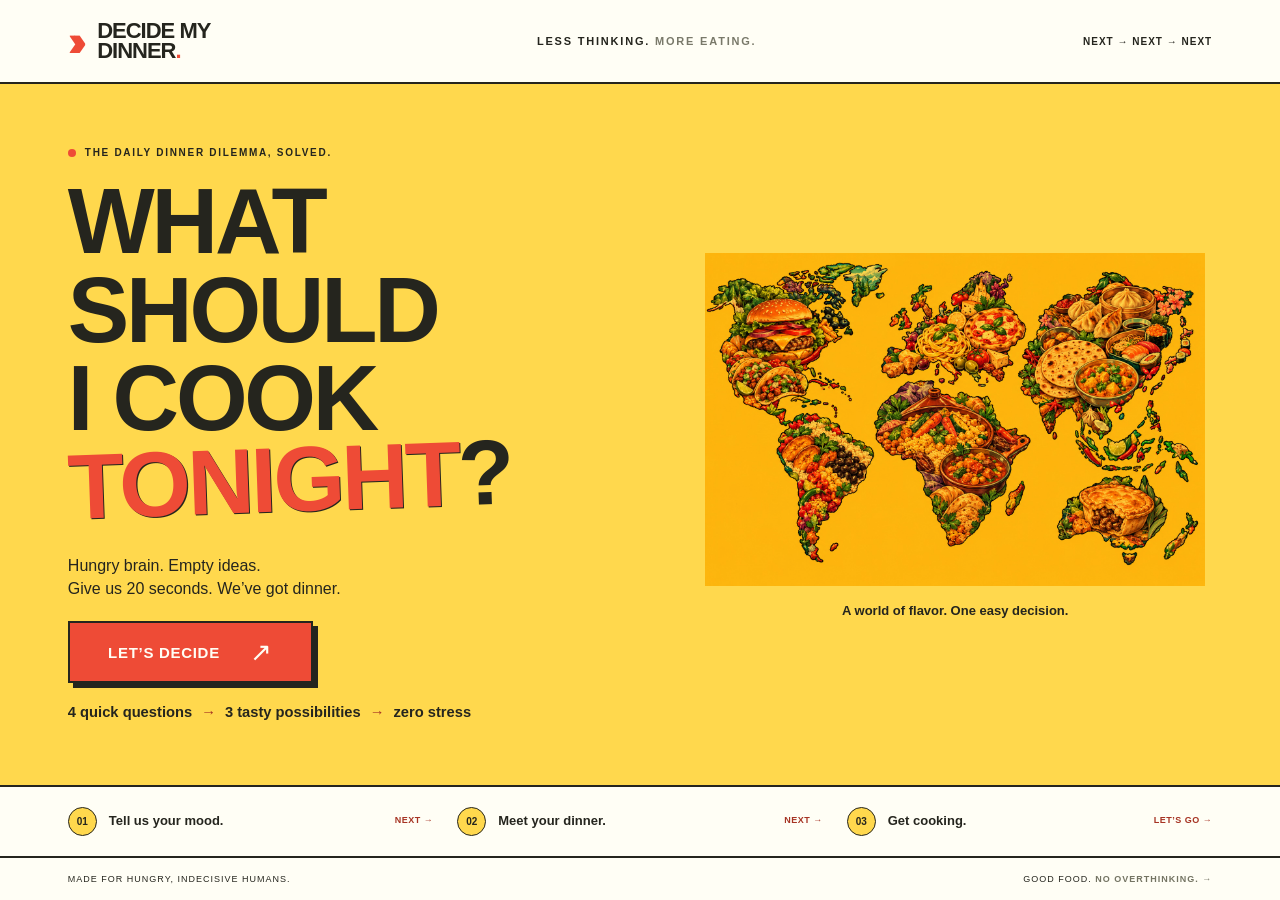
<file: index.html>
<!doctype html>
<html lang="en">
<head>
  <meta charset="UTF-8">
  <meta name="viewport" content="width=device-width, initial-scale=1">
  <meta name="theme-color" content="#ffd84d">
  <meta name="description" content="Hungry? Indecisive? Four quick questions. Three delicious dinner ideas. Let’s decide your dinner.">
  <title>Decide My Dinner — Less thinking. More eating.</title>
  <link rel="icon" href="assets/favicon.svg" type="image/svg+xml">
  <link rel="stylesheet" href="styles.css">
  <script src="app.js" defer></script>
</head>
<body data-screen="landing">
  <a class="skip-link" href="#main">Skip to dinner</a>
  <header class="site-header">
    <a class="brand" href="./index.html" aria-label="Decide My Dinner home"><span class="brand-mark" aria-hidden="true">››</span><span>DECIDE MY<br>DINNER<span class="brand-period">.</span></span></a>
    <span class="header-note">LESS THINKING. <span>MORE EATING.</span></span>
    <span class="header-next" aria-hidden="true">NEXT → NEXT → NEXT</span>
  </header>
  <main id="main" tabindex="-1">
    <section id="landing" class="screen landing" aria-labelledby="landing-title">
      <div class="hero-copy">
        <span class="eyebrow"><span class="live-dot"></span> THE DAILY DINNER DILEMMA, SOLVED.</span>
        <h1 id="landing-title">WHAT SHOULD<br>I COOK <span class="tonight">TONIGHT<span class="question-mark">?</span></span></h1>
        <p class="hero-description">Hungry brain. Empty ideas.<br>Give us 20 seconds. We’ve got dinner.</p>
        <button class="button primary start-button" id="start">LET’S DECIDE <span aria-hidden="true">↗</span></button>
        <p class="microcopy"><span>4 quick questions</span><b aria-hidden="true">→</b><span>3 tasty possibilities</span><b aria-hidden="true">→</b><span>zero stress</span></p>
      </div>
      <figure class="hero-art">
        <img class="food-map" src="assets/food-world-map.jpg" alt="A food world map with a burger in America, tacos in Mexico, pasta in Europe, roti and sabji in India, and dumplings in East Asia" width="1536" height="1024" fetchpriority="high">
        <figcaption>A world of flavor. One easy decision.</figcaption>
      </figure>
      <ol class="how-it-works" aria-label="Your dinner in three steps">
        <li><span class="step-number">01</span><span>Tell us your mood.</span><b aria-hidden="true">NEXT →</b></li>
        <li><span class="step-number">02</span><span>Meet your dinner.</span><b aria-hidden="true">NEXT →</b></li>
        <li><span class="step-number">03</span><span>Get cooking.</span><b aria-hidden="true">LET’S GO →</b></li>
      </ol>
    </section>
    <section id="quiz" class="screen quiz" aria-labelledby="question-title" hidden>
      <div class="quiz-top"><button id="back" class="text-button">← BACK</button><div id="progress" class="progress" aria-label="Question 1 of 4"></div><span id="step-count" class="eyebrow">01 / 04</span></div>
      <div class="question-layout"><div class="question-copy"><p id="question-kicker" class="eyebrow"></p><h2 id="question-title" tabindex="-1"></h2><p id="question-description"></p><div id="choices" class="choices"></div><p class="quiz-tip">Go with your gut. You can always go back.</p></div><div class="quiz-art" aria-hidden="true"><span id="quiz-art-caption" class="round-caption">GOOD FOOD.<br>GOOD MOOD.</span><div class="quiz-food"><img id="quiz-food-image" src="assets/ramen-hero.jpg" alt=""></div><span class="quiz-spark">✳</span></div></div>
    </section>
    <section id="cooking" class="screen cooking" aria-labelledby="cooking-title" hidden><div class="cooking-symbol" aria-hidden="true">✳</div><p class="eyebrow">A LITTLE OF THIS. A LITTLE OF THAT.</p><h2 id="cooking-title" tabindex="-1">OKAY OKAY…<br>WE’RE COOKING 🔥</h2><div class="loading-track" aria-hidden="true"><span></span></div></section>
    <section id="results" class="screen results" aria-labelledby="results-title" hidden><div class="results-heading"><div><p class="eyebrow">THE DINNER DILEMMA? HANDLED.</p><h2 id="results-title" tabindex="-1">TONIGHT’S PICKS <span>🍽️</span></h2></div><p>Three good ideas.<br>One very happy stomach.</p></div><div id="preference-summary" class="preference-summary"></div><div id="featured"></div><div class="or-maybe"><h3>OR MAYBE…</h3><span>GOOD OPTIONS. TOUGH CALL.</span></div><div id="alternatives" class="alternatives"></div><div class="results-actions"><button id="reroll" class="button primary">NAH, TRY AGAIN <span aria-hidden="true">🎲</span></button><button id="change-answers" class="text-button">CHANGE MY ANSWERS <span aria-hidden="true">↗</span></button><p>Same mood. Fresh possibilities.</p></div></section>
    <noscript><p class="noscript">A little JavaScript is needed to decide your dinner. Please enable it and reload.</p></noscript>
  </main>
  <footer><span>MADE FOR HUNGRY, INDECISIVE HUMANS.</span><span>GOOD FOOD. <b>NO OVERTHINKING. →</b></span></footer>
</body>
</html>
</file>
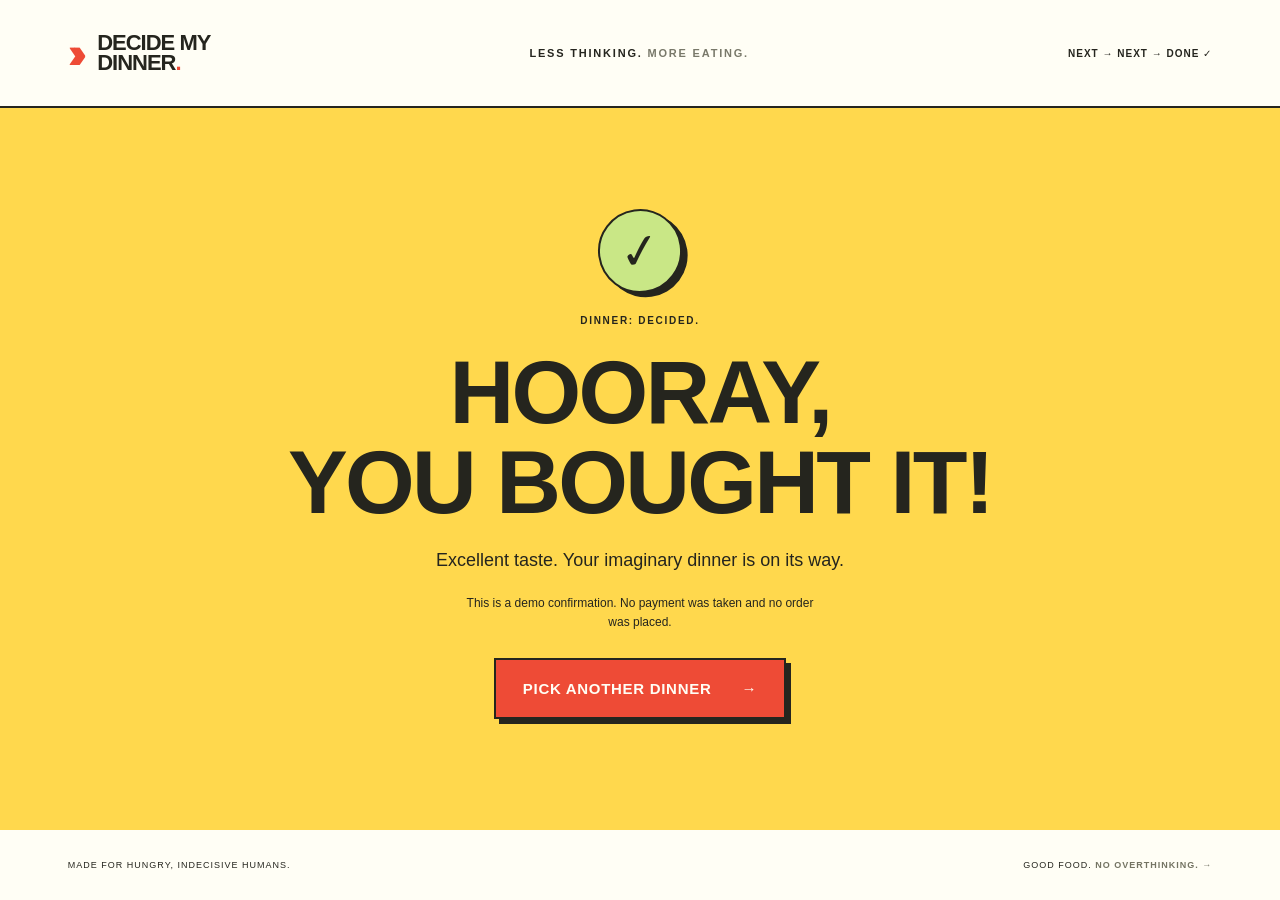
<file: bought.html>
<!doctype html>
<html lang="en">
<head>
  <meta charset="UTF-8">
  <meta name="viewport" content="width=device-width, initial-scale=1">
  <meta name="theme-color" content="#ffd84d">
  <title>Hooray, you bought it! — Decide My Dinner</title>
  <link rel="icon" href="assets/favicon.svg" type="image/svg+xml">
  <link rel="stylesheet" href="styles.css">
</head>
<body class="confirmation-page">
  <a class="skip-link" href="#main">Skip to confirmation</a>
  <header class="site-header">
    <a class="brand" href="./index.html" aria-label="Decide My Dinner home"><span class="brand-mark" aria-hidden="true">››</span><span>DECIDE MY<br>DINNER<span class="brand-period">.</span></span></a>
    <span class="header-note">LESS THINKING. <span>MORE EATING.</span></span>
    <span class="header-next" aria-hidden="true">NEXT → NEXT → DONE ✓</span>
  </header>
  <main id="main" class="confirmation" tabindex="-1">
    <span class="success-mark" aria-hidden="true">✓</span>
    <p class="eyebrow">DINNER: DECIDED.</p>
    <h1>HOORAY,<br>YOU BOUGHT IT!</h1>
    <p class="confirmation-copy">Excellent taste. Your imaginary dinner is on its way.</p>
    <p class="demo-note">This is a demo confirmation. No payment was taken and no order was placed.</p>
    <a class="button primary" href="./index.html">PICK ANOTHER DINNER <span aria-hidden="true">→</span></a>
  </main>
  <footer><span>MADE FOR HUNGRY, INDECISIVE HUMANS.</span><span>GOOD FOOD. <b>NO OVERTHINKING. →</b></span></footer>
</body>
</html>
</file>
<file: styles.css>
:root{--ink:#25251e;--yellow:#ffd84d;--red:#ee4b36;--paper:#fffef5;--purple:#c5b5f3;--green:#c9e786;--line:2px solid var(--ink);font-family:Arial,Helvetica,sans-serif;color:var(--ink);background:var(--paper);font-synthesis:none}
*{box-sizing:border-box}body{margin:0}button,a{-webkit-tap-highlight-color:transparent}button{font:inherit;color:inherit;cursor:pointer}a{color:inherit}button:focus-visible,a:focus-visible{outline:3px solid #5252d4;outline-offset:6px}[hidden]{display:none!important}h1,h2,h3,p{margin:0}h1,h2,h3,.display{font-family:Impact,'Arial Narrow',Arial,sans-serif;font-weight:900;letter-spacing:-.025em}button{touch-action:manipulation}.skip-link{position:absolute;top:-70px;left:20px;padding:15px;background:var(--paper);z-index:10}.skip-link:focus{top:12px}.site-header{height:108px;border-bottom:var(--line);display:flex;align-items:center;justify-content:space-between;padding:0 5.3%;background:var(--paper)}.brand{text-decoration:none;display:flex;align-items:center;gap:12px;font-weight:950;font-size:22px;letter-spacing:-1px;line-height:.91}.brand-mark{font-size:59px;color:var(--red);line-height:1}.brand-period{color:var(--red)}.header-note{font-size:11px;letter-spacing:1.8px;font-weight:800}.header-note span{color:#79796a}main{outline:none}.screen{animation:screen-in .3s ease both}.eyebrow{font-size:10px;font-weight:800;letter-spacing:1.7px;line-height:1.5}.live-dot{width:8px;height:8px;background:var(--red);border-radius:50%;display:inline-block}.button{border:var(--line);font-size:15px;font-weight:900;letter-spacing:.7px;padding:20px 27px;box-shadow:5px 5px 0 var(--ink);display:inline-flex;align-items:center;justify-content:center;gap:30px;transition:transform .16s,box-shadow .16s,background .16s;min-height:58px}.button:hover{transform:translate(-2px,-2px);box-shadow:7px 7px 0 var(--ink)}.button:active{transform:translate(4px,4px);box-shadow:1px 1px 0 var(--ink)}.primary{background:var(--red);color:var(--paper)}.primary:hover{background:#dc3e2b}footer{padding:28px 5.3%;display:flex;justify-content:space-between;gap:20px;font-size:9px;letter-spacing:1px;line-height:1.6}footer b{color:#747463}footer span:last-child{white-space:nowrap}.text-button{background:none;border:0;border-bottom:1px solid transparent;padding:10px 0;font-size:11px;letter-spacing:1px;font-weight:900;min-height:44px}.text-button:hover{border-bottom-color:currentColor}.quiz{padding:25px 7% 55px;min-height:calc(100svh - 185px);background:var(--yellow);transition:background .2s}.quiz[data-step="1"]{background:#ffc0ae}.quiz[data-step="2"]{background:var(--purple)}.quiz[data-step="3"]{background:var(--green)}.quiz-top{display:flex;align-items:center;justify-content:space-between}.progress{display:flex;gap:9px}.progress span{width:11px;height:11px;border:1.5px solid var(--ink);border-radius:50%}.progress .complete{background:var(--ink)}.progress .current{background:var(--red);box-shadow:0 0 0 3px var(--paper)}.question-layout{display:grid;grid-template-columns:1.15fr .85fr;gap:5%;align-items:center;max-width:1100px;margin:42px auto 0}.question-copy{animation:question-in .25s ease both}.question-copy h2{font-size:clamp(46px,5.2vw,76px);line-height:1.02;margin:12px 0 16px;outline:none;max-width:650px}.question-copy>p:not(.eyebrow):not(.quiz-tip){font-size:15px;line-height:1.5}.choices{display:grid;gap:12px;margin-top:28px}.choice{display:flex;align-items:center;justify-content:space-between;background:var(--paper);border:var(--line);box-shadow:4px 4px 0 var(--ink);padding:19px 22px;min-height:74px;text-align:left;transition:transform .15s,box-shadow .15s,background .15s;gap:10px}.choice:hover{background:var(--yellow);transform:translate(-2px,-2px);box-shadow:6px 6px 0 var(--ink)}.choice:active{transform:translate(3px,3px);box-shadow:1px 1px 0 var(--ink)}.choice[aria-pressed="true"]{background:var(--green)}.choice-label{font-size:17px;font-weight:900;letter-spacing:.4px}.choice-note{display:block;font-size:11px;margin-top:6px;font-weight:400;letter-spacing:0}.choice-arrow{font-size:23px}.choices.region-choices{grid-template-columns:1fr 1fr}.region-choices .choice{padding:16px;min-height:79px}.region-choices .choice-label{font-size:13px}.region-choices .choice:last-child{grid-column:1/-1}.quiz-tip{font-size:10px;margin-top:22px;opacity:.7}.quiz-art{position:relative;min-width:0}.quiz-food{aspect-ratio:1;overflow:hidden;border-radius:50%;border:var(--line);position:relative;transform:rotate(7deg);box-shadow:8px 8px 0 var(--ink);background:var(--yellow)}.quiz-food img{width:100%;height:100%;object-fit:cover;display:block}.quiz-food.sheet img{width:400%;height:400%;max-width:none;position:absolute;left:var(--x);top:var(--y)}.round-caption{display:block;position:absolute;z-index:1;right:-10px;top:-25px;transform:rotate(12deg);background:var(--red);color:var(--paper);border:var(--line);border-radius:50%;width:113px;height:113px;text-align:center;padding-top:35px;font-weight:900;font-size:14px;line-height:1.2}.quiz-spark{font-size:70px;position:absolute;bottom:-30px;left:5px}.cooking{min-height:calc(100svh - 185px);display:flex;flex-direction:column;align-items:center;justify-content:center;text-align:center;gap:24px;background:var(--red);color:var(--paper);padding:65px 20px}.cooking h2{font-size:clamp(40px,6vw,80px);line-height:1.05;outline:none}.cooking-symbol{font-size:100px;line-height:1;animation:spin 3s linear infinite;color:var(--yellow)}.loading-track{width:180px;height:8px;border:1px solid var(--paper)}.loading-track span{height:100%;display:block;background:var(--yellow);animation:fill .8s ease-out both;transform-origin:left}.results{padding:50px max(5.3vw,22px) 40px;max-width:1400px;margin:auto}.results-heading{display:flex;justify-content:space-between;align-items:end;gap:20px}.results h2{font-size:clamp(43px,5.4vw,75px);line-height:1.1;margin-top:10px;outline:none}.results h2 span{font-size:.6em;vertical-align:middle}.results-heading>p{font-size:14px;line-height:1.5}.preference-summary{display:flex;flex-wrap:wrap;gap:7px;margin:22px 0 30px}.preference-summary span{font-size:10px;font-weight:700;border:1px solid var(--ink);border-radius:20px;padding:7px 12px;background:var(--paper)}.recipe-card{border:var(--line);box-shadow:6px 6px 0 var(--ink);background:var(--paper);position:relative;overflow:hidden}.recipe-card.featured{display:grid;grid-template-columns:.9fr 1.1fr}.recipe-art{position:relative;aspect-ratio:1;overflow:hidden;background:var(--yellow)}.recipe-art img{position:absolute;width:400%;height:400%;max-width:none;left:var(--x);top:var(--y)}.featured .recipe-art{border-right:var(--line)}.recipe-info{padding:32px;display:flex;flex-direction:column;align-items:start;justify-content:center}.pick-label{font-size:11px;font-weight:900;letter-spacing:1.5px;background:var(--yellow);padding:9px 14px;border:var(--line);transform:rotate(-3deg);margin-bottom:22px}.recipe-info h3{font-size:34px;line-height:1.05;margin:10px 0 16px;text-transform:uppercase}.featured h3{font-size:clamp(35px,4.2vw,60px)}.recipe-region{font-size:9px;letter-spacing:1.3px;font-weight:800;color:#646454}.recipe-meta{display:flex;flex-wrap:wrap;gap:9px 16px;font-size:11px;font-weight:700;margin-bottom:18px}.recipe-description{font-size:14px;line-height:1.6;max-width:430px}.match-note{font-size:10px;line-height:1.5;margin-top:14px;color:#676755}.recipe-link{margin-top:24px;text-decoration:none;background:var(--ink);color:var(--paper);font-size:12px;min-height:46px;padding:14px 20px;box-shadow:none}.recipe-link:disabled{cursor:not-allowed;background:#e9e9df;color:#69695d;border-color:#9b9b8c;box-shadow:none;transform:none}.link-status{font-size:10px;color:#707060;margin-top:8px}.or-maybe{display:flex;align-items:center;justify-content:space-between;margin:43px 0 20px}.or-maybe h3{font-size:31px}.or-maybe>span{font-size:9px;font-weight:700;letter-spacing:1.3px}.alternatives{display:grid;grid-template-columns:1fr 1fr;gap:25px}.alternatives .recipe-card{display:grid;grid-template-columns:.85fr 1.15fr}.alternatives .recipe-art{align-self:center;border-right:var(--line)}.alternatives .recipe-info{padding:22px}.alternatives h3{font-size:27px}.alternatives .recipe-description{font-size:12px}.alternatives .recipe-meta{font-size:10px;gap:8px 12px;margin-bottom:12px}.alternatives .recipe-link{margin-top:18px;font-size:10px;padding:12px;min-height:40px}.results-actions{display:flex;flex-direction:column;align-items:center;gap:18px;margin-top:47px}.results-actions .text-button{padding:9px}.results-actions>p{font-size:11px;color:#737363;margin-top:-10px}.noscript{padding:24px;background:var(--red);color:white}@keyframes screen-in{from{opacity:0;transform:translateY(8px)}to{opacity:1;transform:none}}@keyframes question-in{from{opacity:0;transform:translateX(15px)}to{opacity:1;transform:none}}@keyframes spin{to{transform:rotate(360deg)}}@keyframes fill{from{transform:scaleX(0)}to{transform:scaleX(1)}}

@media(max-width:1100px){.site-header{height:92px}.alternatives .recipe-card{display:block}.alternatives .recipe-art{width:100%;border-right:0;border-bottom:var(--line);aspect-ratio:1}.alternatives .recipe-info{padding:26px}.alternatives h3{font-size:33px}.alternatives .recipe-description{font-size:14px}.quiz{min-height:calc(100svh - 168px)}}
@media(max-width:700px){.site-header{height:80px;padding:0 6%}.brand{font-size:18px;gap:8px}.brand-mark{font-size:47px}.header-note{font-size:8px;letter-spacing:1px;max-width:110px;line-height:1.7;text-align:right}.header-note span{display:block}.eyebrow{font-size:8px;letter-spacing:1.2px}footer{padding:22px 6%;font-size:8px;gap:16px}footer span{max-width:180px}footer span:last-child{white-space:normal;text-align:right}.quiz{padding:18px 6% 36px;min-height:calc(100svh - 156px)}.question-layout{display:block;margin-top:33px}.question-copy h2{font-size:clamp(43px,10.8vw,67px);margin:13px 0 15px}.question-copy>p:not(.eyebrow):not(.quiz-tip){font-size:13px}.choices{margin-top:24px;gap:14px}.choice{min-height:76px;padding:20px}.choice-label{font-size:16px}.region-choices .choice-label{font-size:12px}.region-choices .choice{padding:15px 12px}.quiz-art{display:none}.quiz-tip{margin-top:25px;font-size:10px}.quiz-top .text-button{font-size:10px}.cooking{min-height:calc(100svh - 156px);gap:22px}.cooking h2{font-size:43px}.results{padding:31px 6%}.results-heading{display:block}.results-heading>p{font-size:12px;margin-top:12px}.results-heading>p br{display:none}.results h2{font-size:11vw;margin-top:9px}.results h2 span{font-size:.5em}.preference-summary{margin:20px 0 25px;gap:6px}.preference-summary span{font-size:9px;padding:6px 9px}.recipe-card.featured{display:block}.featured .recipe-art{border-right:0;border-bottom:var(--line)}.recipe-info,.alternatives .recipe-info{padding:25px}.featured h3{font-size:43px}.recipe-meta{font-size:11px}.pick-label{margin-bottom:14px}.recipe-description{font-size:14px}.or-maybe{margin-top:34px}.or-maybe h3{font-size:28px}.or-maybe>span{font-size:7px;letter-spacing:.8px}.alternatives{grid-template-columns:1fr;gap:24px}.alternatives h3{font-size:35px}.alternatives .recipe-meta{font-size:11px}.alternatives .recipe-link{font-size:12px;padding:14px 20px}.results-actions{margin-top:35px}.results-actions .button{font-size:12px;padding:18px 20px;gap:16px}.recipe-card{box-shadow:4px 4px 0 var(--ink)}}
@media(prefers-reduced-motion:reduce){*,*::before,*::after{animation:none!important;transition:none!important;scroll-behavior:auto!important}.loading-track span{transform:none}}

/* Compact landing: the message leads, with a smaller food-map illustration. */
.header-next{font-size:10px;font-weight:900;letter-spacing:1px;white-space:nowrap}
.brand-mark{font-size:44px;letter-spacing:-10px;margin-right:8px}
body[data-screen="landing"]{min-height:100svh;display:flex;flex-direction:column}
body[data-screen="landing"] .site-header{height:clamp(60px,10svh,84px);flex-shrink:0}
body[data-screen="landing"] main{display:flex;flex:1}
body[data-screen="landing"] footer{padding:14px 5.3%;flex-shrink:0}
.landing{background:var(--yellow);width:100%;display:grid;grid-template-columns:1.12fr 1fr;grid-template-rows:1fr auto}
.hero-copy{padding:clamp(18px,3svh,32px) 0 clamp(18px,3svh,32px) 5.3vw;align-self:center}
.hero-copy>.eyebrow{display:flex;align-items:center;gap:9px}
.hero-copy h1{font-size:clamp(48px,min(7.2vw,10.4svh),100px);line-height:.96;letter-spacing:-.035em;margin:18px 0;max-width:710px}
.tonight{display:block;color:var(--red);transform:rotate(-2deg);transform-origin:left center;width:max-content;text-shadow:1px 1px 0 var(--ink);padding-bottom:5px}
.question-mark{color:var(--ink);text-shadow:none}
.hero-description{font-size:16px;line-height:1.4}
.start-button{margin-top:21px;min-width:245px;padding:16px 23px;min-height:52px}
.start-button span{font-size:26px;line-height:1}
.microcopy{display:flex;align-items:center;flex-wrap:wrap;gap:5px 9px;font-size:clamp(14px,1.15vw,17px);font-weight:800;line-height:1.5;margin-top:18px;max-width:570px}
.microcopy span{white-space:nowrap}.microcopy b{color:#a63323}
.hero-art{margin:0;padding:24px 5.3vw 24px 22px;align-self:center;min-width:0;text-align:center}
.food-map{display:block;width:100%;max-width:500px;max-height:38svh;object-fit:contain;margin:0 auto;mix-blend-mode:multiply}
.hero-art figcaption{font-size:13px;font-weight:700;margin-top:12px;line-height:1.4}
.how-it-works{grid-column:1/-1;list-style:none;display:grid;grid-template-columns:repeat(3,1fr);gap:24px;margin:0;padding:20px 5.3%;background:var(--paper);border-top:var(--line);border-bottom:var(--line)}
.how-it-works li{display:flex;align-items:center;gap:12px;font-size:13px;font-weight:700;line-height:1.3}
.step-number{display:inline-flex;align-items:center;justify-content:center;width:29px;height:29px;flex-shrink:0;border:1.5px solid var(--ink);border-radius:50%;background:var(--yellow);font-size:10px}
.how-it-works b{color:#a63323;font-size:9px;margin-left:auto;white-space:nowrap;letter-spacing:.5px}
.confirmation-page{display:flex;flex-direction:column;min-height:100svh}
.confirmation{flex:1;background:var(--yellow);padding:40px 6%;display:flex;flex-direction:column;align-items:center;justify-content:center;text-align:center;gap:20px}
.success-mark{display:flex;align-items:center;justify-content:center;border:var(--line);box-shadow:5px 5px 0 var(--ink);border-radius:50%;width:84px;height:84px;background:var(--green);font-size:49px;transform:rotate(-8deg)}
.confirmation h1{font-size:clamp(44px,7vw,90px);line-height:1;letter-spacing:-.03em}
.confirmation-copy{font-size:18px;line-height:1.5;max-width:480px}
.demo-note{font-size:12px;line-height:1.6;max-width:360px}
.confirmation .button{text-decoration:none;margin:5px 0 10px}
@media(max-width:1000px){
  .header-next{font-size:8px;letter-spacing:.5px}
  .how-it-works{gap:14px;padding-top:16px;padding-bottom:16px}
  .how-it-works li{font-size:11px;gap:8px;flex-wrap:wrap}
  .how-it-works b{display:none}
  .microcopy{max-width:360px}
}
@media(max-width:700px){
  .header-next{display:none}
  .brand-mark{font-size:37px;letter-spacing:-8px;margin-right:6px}
  .landing{grid-template-columns:1fr;grid-template-rows:auto 1fr auto}
  .hero-copy{padding:20px 6% 0;align-self:start}
  .hero-copy h1{font-size:clamp(38px,min(11.5vw,7.5svh),66px);margin:14px 0 12px;line-height:.95}
  .hero-description{font-size:14px;line-height:1.35}
  .start-button{margin-top:15px;min-width:235px;min-height:48px;padding:12px 20px;font-size:14px}
  .microcopy{font-size:14px;margin-top:14px;gap:2px 7px;max-width:410px;line-height:1.4}
  .hero-art{padding:10px 6% 12px;align-self:center}
  .food-map{max-width:300px;height:clamp(95px,20svh,175px);max-height:none}
  .hero-art figcaption{font-size:11px;margin-top:3px}
  .how-it-works{padding:13px 6%;gap:12px}
  .how-it-works li{display:flex;flex-direction:column;align-items:start;gap:5px;font-size:10px}
  .step-number{width:23px;height:23px;font-size:9px}
  .how-it-works b{display:block;font-size:8px;margin:0}
  body[data-screen="landing"] footer{padding:10px 6%;font-size:7px}
  .confirmation{padding:30px 6%;gap:18px}
  .confirmation-copy{font-size:16px}
  .confirmation .button{font-size:12px;gap:12px;padding:17px}
}
@media(max-width:700px) and (max-height:720px){
  body[data-screen="landing"] .site-header{height:56px}
  .hero-copy{padding-top:12px}
  .hero-copy h1{font-size:clamp(34px,10vw,44px);margin:10px 0}
  .hero-description{font-size:12px}
  .start-button{margin-top:11px;min-height:44px;padding:10px 18px}
  .microcopy{margin-top:10px;font-size:14px}
  .hero-art{padding-top:4px;padding-bottom:6px}
  .food-map{height:clamp(72px,16svh,112px)}
  .hero-art figcaption{font-size:10px}
  .how-it-works{padding-top:9px;padding-bottom:9px;gap:8px}
  .how-it-works li{font-size:9px;gap:4px}
  body[data-screen="landing"] footer{padding-top:8px;padding-bottom:8px}
}
@media(min-width:701px) and (max-height:650px){
  .hero-copy{padding-top:14px;padding-bottom:14px}
  .hero-copy h1{font-size:clamp(32px,8.5svh,55px);margin:10px 0}
  .hero-description{font-size:13px}
  .start-button{margin-top:12px;min-height:44px;padding:10px 20px}
  .microcopy{font-size:14px;margin-top:12px}
  .how-it-works{padding-top:10px;padding-bottom:10px}
  body[data-screen="landing"] footer{padding-top:10px;padding-bottom:10px}
}
</file>
